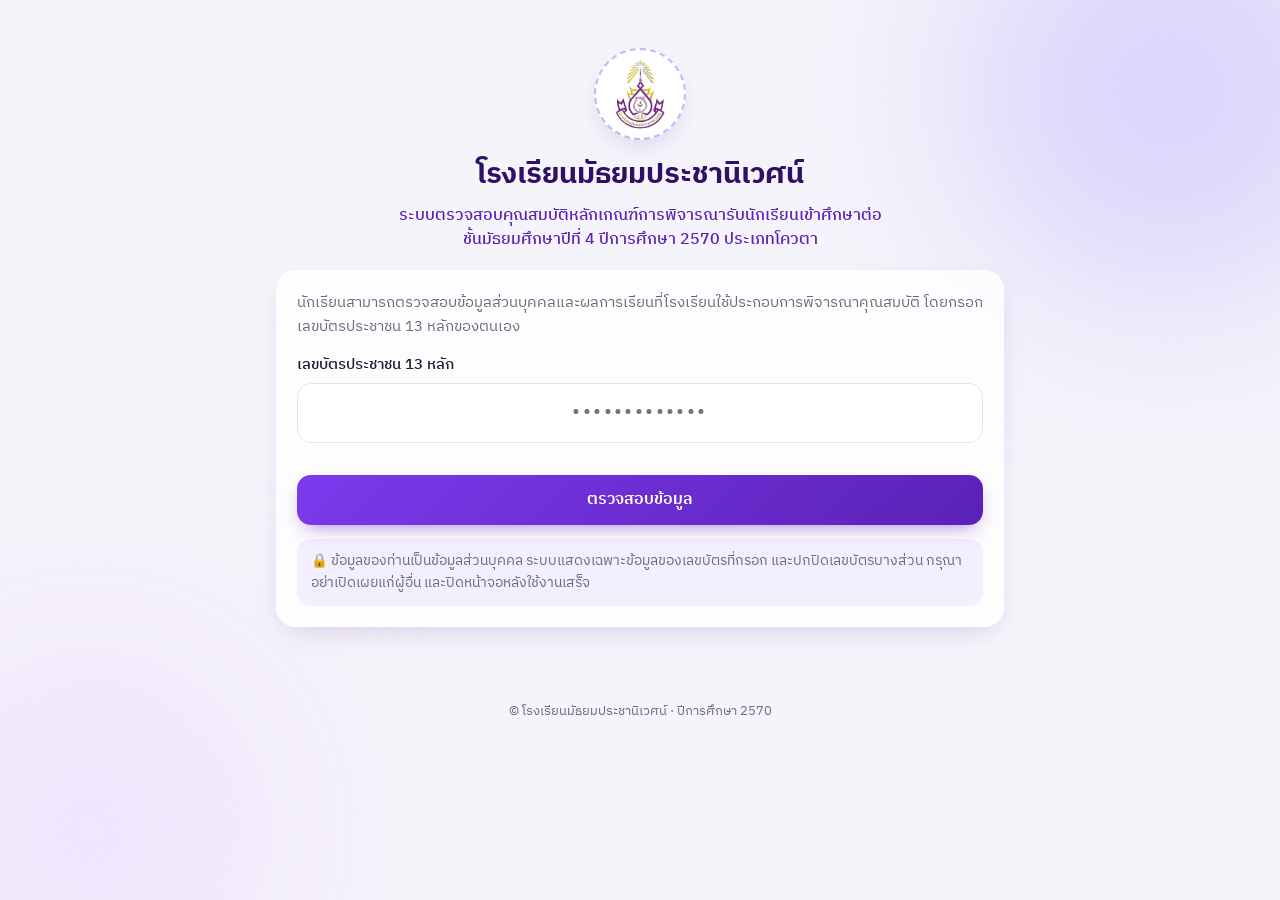
<file: student-academic-portal/index.html>
<!DOCTYPE html>
<html lang="th"><head><meta charset="utf-8"><meta name="viewport" content="width=device-width,initial-scale=1">
<title>ตรวจสอบคุณสมบัติ ม.4 ปีการศึกษา 2570 | โรงเรียนมัธยมประชานิเวศน์</title>
<meta name="robots" content="noindex"><link rel="stylesheet" href="assets/css/style.css"></head>
<body><div class="wrap">
<header class="hero"><div class="logo"><img src="assets/images/logo.png" alt="ตราโรงเรียน" onerror="this.replaceWith('ตราโรงเรียน')"></div>
<h1>โรงเรียนมัธยมประชานิเวศน์</h1>
<h2>ระบบตรวจสอบคุณสมบัติหลักเกณฑ์การพิจารณารับนักเรียนเข้าศึกษาต่อ<br>ชั้นมัธยมศึกษาปีที่ 4 ปีการศึกษา 2570 ประเภทโควตา</h2></header>
<section class="card" id="searchBox"><p class="lead">นักเรียนสามารถตรวจสอบข้อมูลส่วนบุคคลและผลการเรียนที่โรงเรียนใช้ประกอบการพิจารณาคุณสมบัติ โดยกรอกเลขบัตรประชาชน 13 หลักของตนเอง</p>
<form id="f" novalidate><label for="cid">เลขบัตรประชาชน 13 หลัก</label>
<input id="cid" inputmode="numeric" autocomplete="off" maxlength="13" placeholder="•••••••••••••" aria-describedby="err">
<div class="err" id="err" role="alert"></div>
<button class="btn full" id="go" type="submit"><span>ตรวจสอบข้อมูล</span></button></form>
<div class="privacy">🔒 ข้อมูลของท่านเป็นข้อมูลส่วนบุคคล ระบบแสดงเฉพาะข้อมูลของเลขบัตรที่กรอก และปกปิดเลขบัตรบางส่วน กรุณาอย่าเปิดเผยแก่ผู้อื่น และปิดหน้าจอหลังใช้งานเสร็จ</div></section>
<div id="result" aria-live="polite"></div></div>
<footer>© โรงเรียนมัธยมประชานิเวศน์ · ปีการศึกษา 2570</footer>
<script src="assets/js/api.js"></script><script src="assets/js/app.js"></script></body></html>
</file>
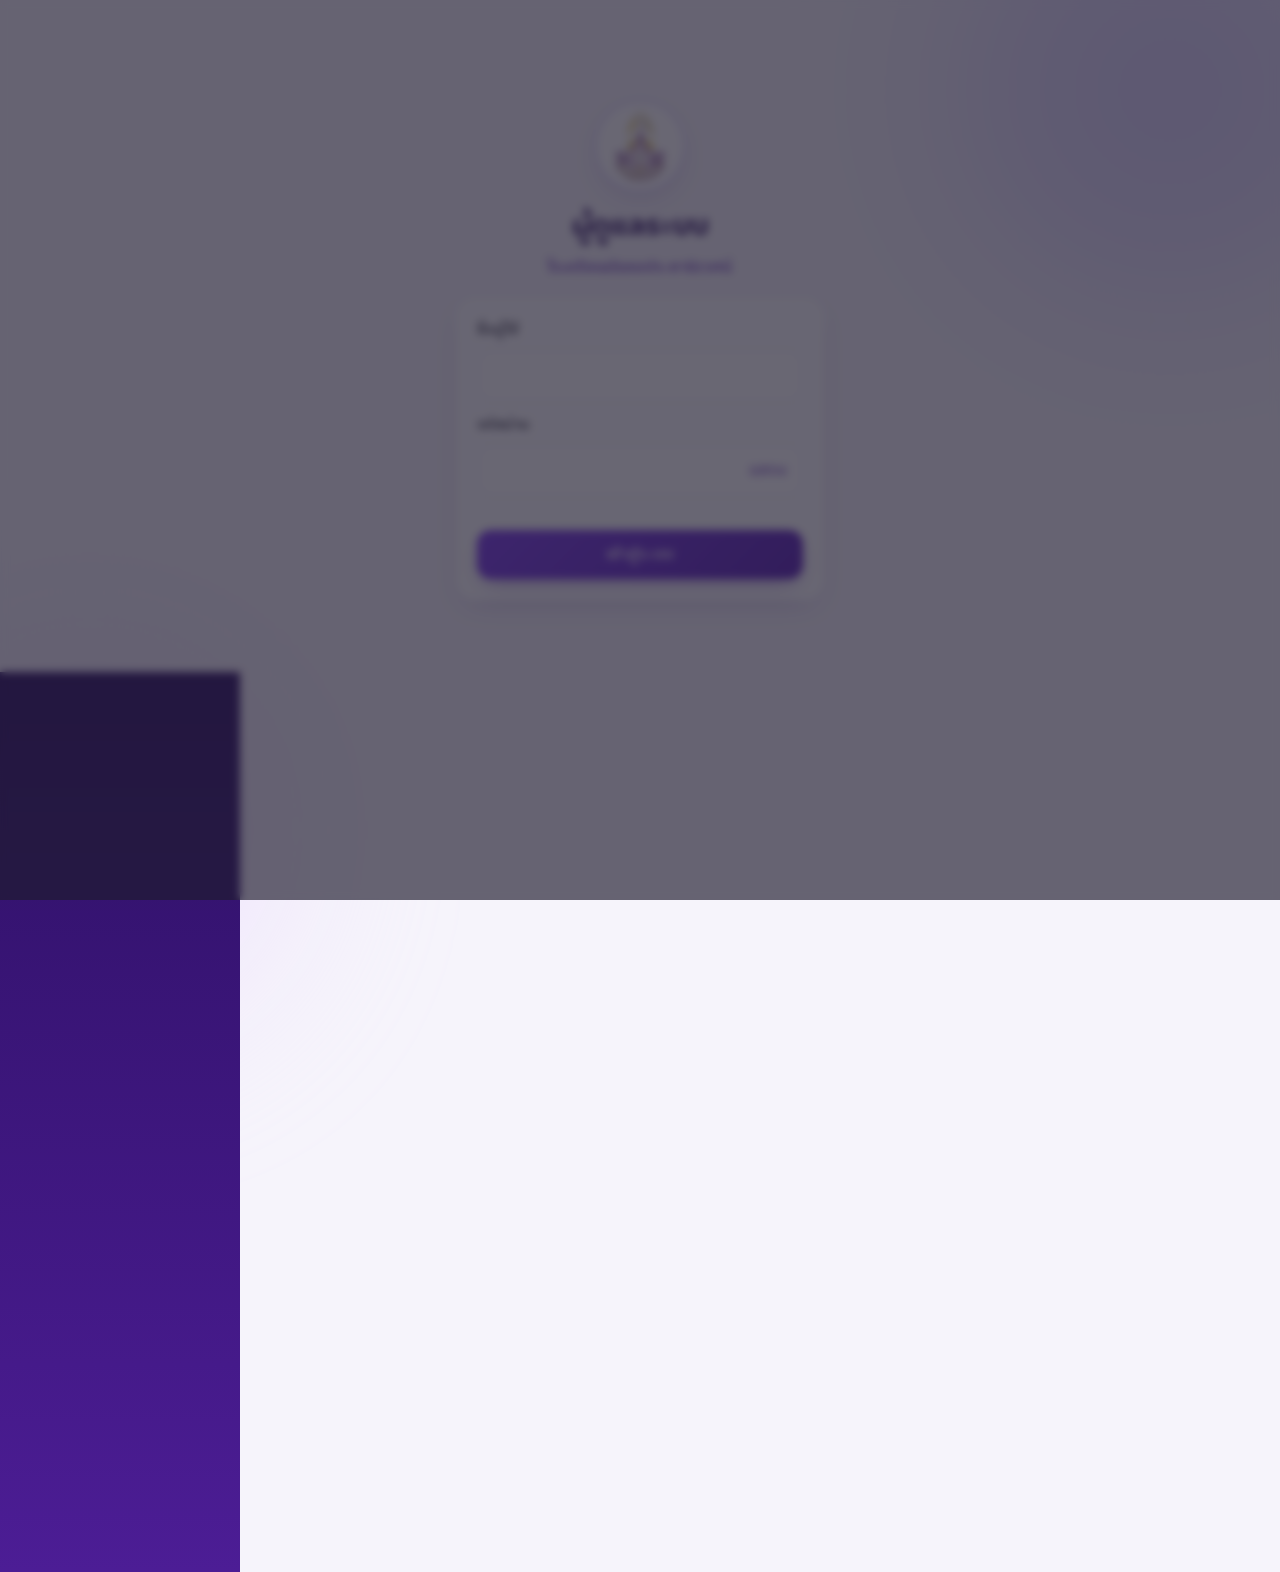
<file: student-academic-portal/admin.html>
<!DOCTYPE html>
<html lang="th"><head><meta charset="utf-8"><meta name="viewport" content="width=device-width,initial-scale=1">
<title>ผู้ดูแลระบบ | ประชานิเวศน์</title><meta name="robots" content="noindex,nofollow">
<link rel="stylesheet" href="assets/css/style.css"><link rel="stylesheet" href="assets/css/admin.css"></head>
<body>
<div id="loginView" class="login"><div class="hero"><div class="logo"><img src="assets/images/logo.png" alt="" onerror="this.replaceWith('ตรา')"></div><h1>ผู้ดูแลระบบ</h1><h2>โรงเรียนมัธยมประชานิเวศน์</h2></div>
<form class="card" id="lf" novalidate><label for="u">ชื่อผู้ใช้</label><input id="u" autocomplete="username" autocapitalize="none">
<label for="p" style="margin-top:12px">รหัสผ่าน</label><div class="pw"><input id="p" type="password" autocomplete="current-password"><button type="button" id="tp">แสดง</button></div>
<div class="err" id="le" role="alert"></div><button class="btn full" id="lb" type="submit"><span>เข้าสู่ระบบ</span></button></form></div>
<div id="appView" class="app" hidden><nav class="side" id="nav"></nav><main id="main"></main></div>
<div id="modal" class="ov" hidden></div>
<script src="assets/js/api.js"></script><script src="assets/js/admin.js"></script></body></html>
</file>
<file: student-academic-portal/assets/css/style.css>
@import url('https://fonts.googleapis.com/css2?family=IBM+Plex+Sans+Thai:wght@300;400;500;600;700&display=swap');
:root{--p9:#2e1065;--p7:#5b21b6;--p6:#7c3aed;--p3:#c4b5fd;--p1:#f3efff;--ink:#1e1b2e;--mut:#6b6880;--bg:#f6f4fb;--line:#e6e1f3;--ok:#15803d;--warn:#b45309;--bad:#b91c1c;--r:20px;--sh:0 10px 30px -12px rgba(76,29,149,.25)}
*{box-sizing:border-box}html{-webkit-text-size-adjust:100%}
body{margin:0;font-family:'IBM Plex Sans Thai',system-ui,sans-serif;color:var(--ink);background:var(--bg);line-height:1.6;min-height:100vh;position:relative;overflow-x:hidden}
body::before,body::after{content:"";position:fixed;z-index:-1;border-radius:50%;filter:blur(90px);opacity:.5}
body::before{width:420px;height:420px;background:#c4b5fd;top:-120px;right:-100px}body::after{width:380px;height:380px;background:#e9d5ff;bottom:-120px;left:-100px}
.wrap{max-width:760px;margin:0 auto;padding:20px 16px 40px}
.hero{text-align:center;padding:28px 8px 18px}
.logo{width:92px;height:92px;margin:0 auto 12px;border-radius:50%;background:#fff;border:2px dashed var(--p3);display:grid;place-items:center;color:var(--p6);font-size:12px;overflow:hidden;box-shadow:var(--sh)}.logo img{width:100%;height:100%;object-fit:contain}
.hero h1{margin:0;font-size:1.5rem;color:var(--p9);font-weight:700}.hero h2{margin:6px 0 0;font-size:1rem;font-weight:500;color:var(--p7);line-height:1.5}
.card{background:rgba(255,255,255,.78);backdrop-filter:blur(14px);-webkit-backdrop-filter:blur(14px);border:1px solid rgba(255,255,255,.9);border-radius:var(--r);padding:20px;box-shadow:var(--sh);margin-bottom:14px;animation:up .45s ease both}
@keyframes up{from{opacity:0;transform:translateY(10px)}to{opacity:1;transform:none}}
.lead{color:var(--mut);margin:0 0 14px;font-size:.95rem}
label{display:block;font-weight:500;margin-bottom:6px;font-size:.92rem}
input,select{width:100%;font:inherit;padding:13px 14px;border:1.5px solid var(--line);border-radius:14px;background:#fff;color:var(--ink);transition:.2s;min-height:48px}
input:focus,select:focus{outline:none;border-color:var(--p6);box-shadow:0 0 0 4px rgba(124,58,237,.15)}
#cid{font-size:1.25rem;letter-spacing:.12em;text-align:center}
.err{color:var(--bad);min-height:1.4em;font-size:.9rem;margin:6px 0}
.btn{display:inline-flex;align-items:center;justify-content:center;gap:8px;font:inherit;font-weight:600;border:0;border-radius:14px;padding:12px 20px;min-height:48px;cursor:pointer;color:#fff;background:linear-gradient(135deg,var(--p6),var(--p7));box-shadow:0 8px 20px -8px rgba(91,33,182,.6);transition:.2s}
.btn:hover{transform:translateY(-2px);box-shadow:0 12px 24px -8px rgba(91,33,182,.7)}.btn:disabled{opacity:.6;cursor:wait;transform:none}
.btn.full{width:100%}.btn.ghost{background:#fff;color:var(--p7);border:1.5px solid var(--p3);box-shadow:none}.btn.bad{background:linear-gradient(135deg,#dc2626,#b91c1c)}.btn.sm{min-height:36px;padding:6px 12px;font-size:.85rem;border-radius:10px}
.btn.busy::before{content:"";width:16px;height:16px;border:2px solid #fff6;border-top-color:#fff;border-radius:50%;animation:spin .7s linear infinite}@keyframes spin{to{transform:rotate(360deg)}}
.privacy{font-size:.85rem;color:var(--mut);background:var(--p1);border-radius:14px;padding:12px 14px;margin-top:14px}
.prof{display:flex;gap:16px;align-items:center}.prof h2{margin:0 0 4px;font-size:1.25rem;color:var(--p9)}.prof p{margin:0;color:var(--mut);font-size:.92rem}.prof b{color:var(--ink)}.mono{font-variant-numeric:tabular-nums;letter-spacing:.04em}
.avatar{flex:none;width:60px;height:60px;border-radius:50%;background:linear-gradient(135deg,var(--p6),var(--p9));color:#fff;display:grid;place-items:center;font-size:1.6rem;font-weight:600}
.gpax{text-align:center;background:linear-gradient(135deg,var(--p9),var(--p6));color:#fff;padding:30px 20px}.gpax .lbl{opacity:.85}.big{font-size:4.2rem;font-weight:700;line-height:1.1;text-shadow:0 4px 20px #0004}
.grid3{display:grid;grid-template-columns:1fr;gap:12px;margin-bottom:14px}.grid3 .card{margin:0}
.sub{text-align:center}.sub .ic{width:42px;height:42px;margin:0 auto 6px;border-radius:12px;background:var(--p1);color:var(--p6);display:grid;place-items:center;font-weight:700}.sub .lbl{color:var(--mut);font-size:.9rem}.sub .val{font-size:2.2rem;font-weight:700;color:var(--p7)}
.note p{margin:4px 0 0;color:var(--mut);font-size:.9rem}.state{text-align:center}.state.warn b{color:var(--warn)}.state.bad b{color:var(--bad)}
.skel{background:linear-gradient(90deg,#ece8f7 25%,#f7f4fd 50%,#ece8f7 75%);background-size:200% 100%;animation:sh 1.2s infinite}@keyframes sh{to{background-position:-200% 0}}
footer{text-align:center;color:var(--mut);font-size:.82rem;padding:20px 12px}
#toasts{position:fixed;top:14px;right:14px;left:14px;z-index:99;display:grid;gap:8px;justify-items:end;pointer-events:none}
.toast{pointer-events:auto;background:#fff;border-left:5px solid var(--ok);padding:12px 16px;border-radius:12px;box-shadow:var(--sh);animation:up .3s}.toast.err{border-color:var(--bad)}
@media(min-width:640px){.grid3{grid-template-columns:repeat(3,1fr)}.hero h1{font-size:1.8rem}.big{font-size:5.2rem}}
@media(prefers-reduced-motion:reduce){*{animation:none!important;transition:none!important}}
</file>
<file: student-academic-portal/assets/css/admin.css>
.login{max-width:400px;margin:8vh auto;padding:0 16px}
.pw{position:relative}.pw button{position:absolute;right:6px;top:6px;border:0;background:none;color:var(--p7);font:inherit;cursor:pointer;padding:8px 10px}
.app{display:block}.side{background:linear-gradient(180deg,var(--p9),#4c1d95);color:#fff;padding:12px;display:flex;gap:6px;overflow-x:auto;align-items:center}
.side .brand{font-weight:700;white-space:nowrap;padding:0 8px}.side a{color:#ddd6fe;text-decoration:none;padding:9px 14px;border-radius:12px;white-space:nowrap;cursor:pointer;font-size:.92rem}.side a.on,.side a:hover{background:#ffffff22;color:#fff}.side .sp{flex:1}
main{padding:16px;max-width:1200px;margin:0 auto}.top{display:flex;justify-content:space-between;align-items:center;gap:10px;flex-wrap:wrap;margin-bottom:14px}.top h1{margin:0;font-size:1.35rem;color:var(--p9)}
.stats{display:grid;grid-template-columns:repeat(2,1fr);gap:12px;margin-bottom:14px}.stats .card{margin:0;padding:16px}.stats .n{font-size:2rem;font-weight:700;color:var(--p7)}.stats .t{color:var(--mut);font-size:.85rem}
.two{display:grid;gap:14px}.two .card{margin:0}
.bar{display:flex;align-items:center;gap:8px;margin:8px 0;font-size:.88rem}.bar .l{width:92px;flex:none;color:var(--mut)}.bar .tr{flex:1;background:var(--p1);border-radius:99px;height:14px;overflow:hidden}.bar .fi{height:100%;background:linear-gradient(90deg,var(--p3),var(--p6));border-radius:99px;transition:width .8s}.bar .v{width:52px;text-align:right;font-weight:600}
.tools{display:flex;gap:8px;flex-wrap:wrap;margin-bottom:12px}.tools input{flex:1;min-width:180px}.tools select{width:auto}
.tw{overflow-x:auto}table{width:100%;border-collapse:collapse;font-size:.9rem}th{text-align:left;color:var(--mut);font-weight:500;padding:10px 8px;border-bottom:1.5px solid var(--line);white-space:nowrap}td{padding:10px 8px;border-bottom:1px solid var(--line)}tr:hover td{background:var(--p1)}
.acts{display:flex;gap:6px;flex-wrap:wrap}.pg{display:flex;justify-content:space-between;align-items:center;margin-top:12px;gap:8px;flex-wrap:wrap;color:var(--mut);font-size:.9rem}
.tag{display:inline-block;padding:2px 10px;border-radius:99px;font-size:.78rem;background:var(--p1);color:var(--p7)}.tag.dup,.tag.bad{background:#fee2e2;color:var(--bad)}.tag.check,.tag.warn{background:#fef3c7;color:var(--warn)}.tag.good{background:#dcfce7;color:var(--ok)}
.empty{text-align:center;color:var(--mut);padding:30px 10px}
.ov{position:fixed;inset:0;background:#1e1b2eaa;backdrop-filter:blur(4px);z-index:50;display:grid;place-items:center;padding:14px;overflow:auto}.md{background:#fff;border-radius:22px;padding:22px;width:100%;max-width:520px;box-shadow:0 30px 60px -20px #0006;animation:up .25s}.md h3{margin:0 0 12px;color:var(--p9)}
.fg{display:grid;gap:10px}.fg2{display:grid;gap:10px;grid-template-columns:1fr 1fr}.md .row{display:flex;gap:8px;justify-content:flex-end;margin-top:16px}
.dl{display:grid;grid-template-columns:auto 1fr;gap:6px 14px}.dl dt{color:var(--mut)}.dl dd{margin:0;font-weight:500}
@media(max-width:699px){table.rt thead{display:none}table.rt tr{display:block;border:1px solid var(--line);border-radius:14px;margin-bottom:10px;padding:6px 10px}table.rt td{display:flex;justify-content:space-between;gap:10px;border:0;padding:5px 0;text-align:right}table.rt td::before{content:attr(data-l);color:var(--mut);text-align:left}}
@media(min-width:700px){.stats{grid-template-columns:repeat(4,1fr)}.two{grid-template-columns:1fr 1fr}}
@media(min-width:960px){.app{display:grid;grid-template-columns:240px 1fr;min-height:100vh}.side{flex-direction:column;align-items:stretch;overflow:visible;position:sticky;top:0;height:100vh;padding:20px 14px}.side .brand{padding:6px 10px 16px;font-size:1.05rem}main{width:100%;padding:28px}}
</file>
